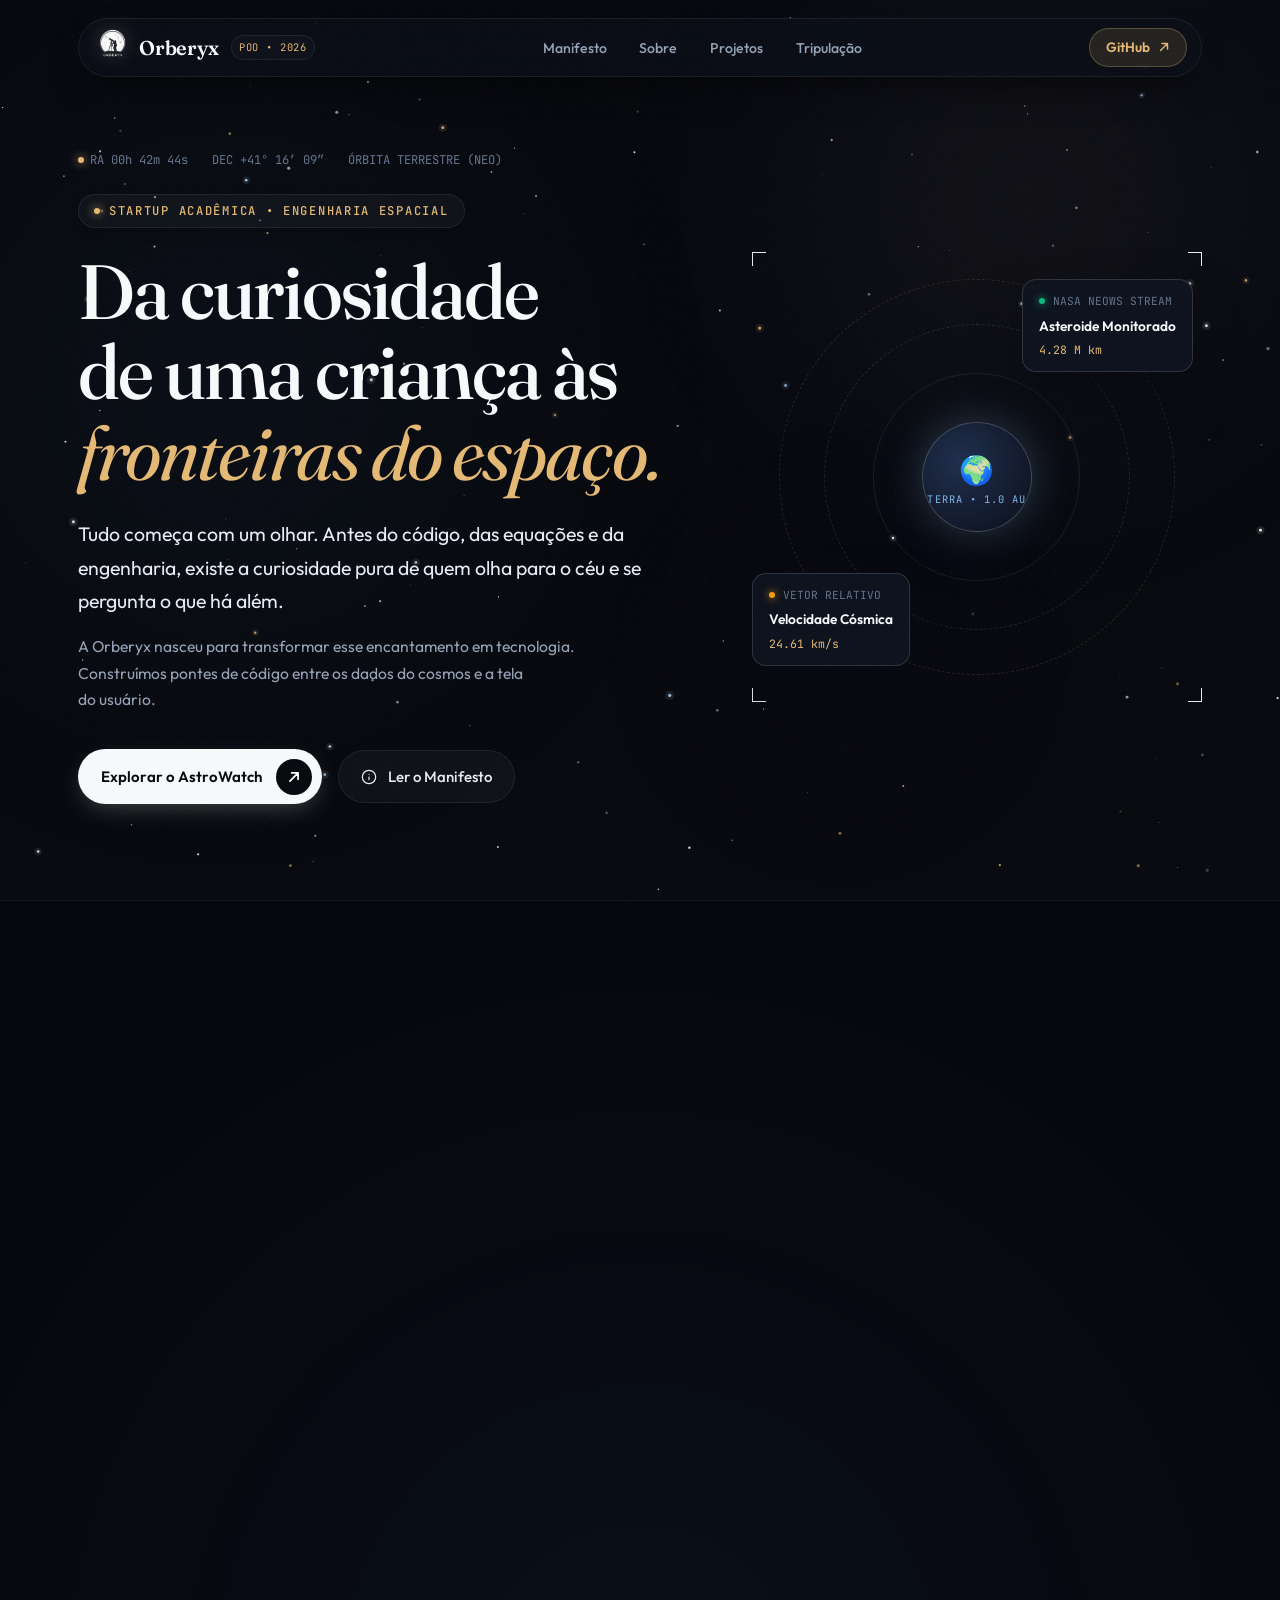
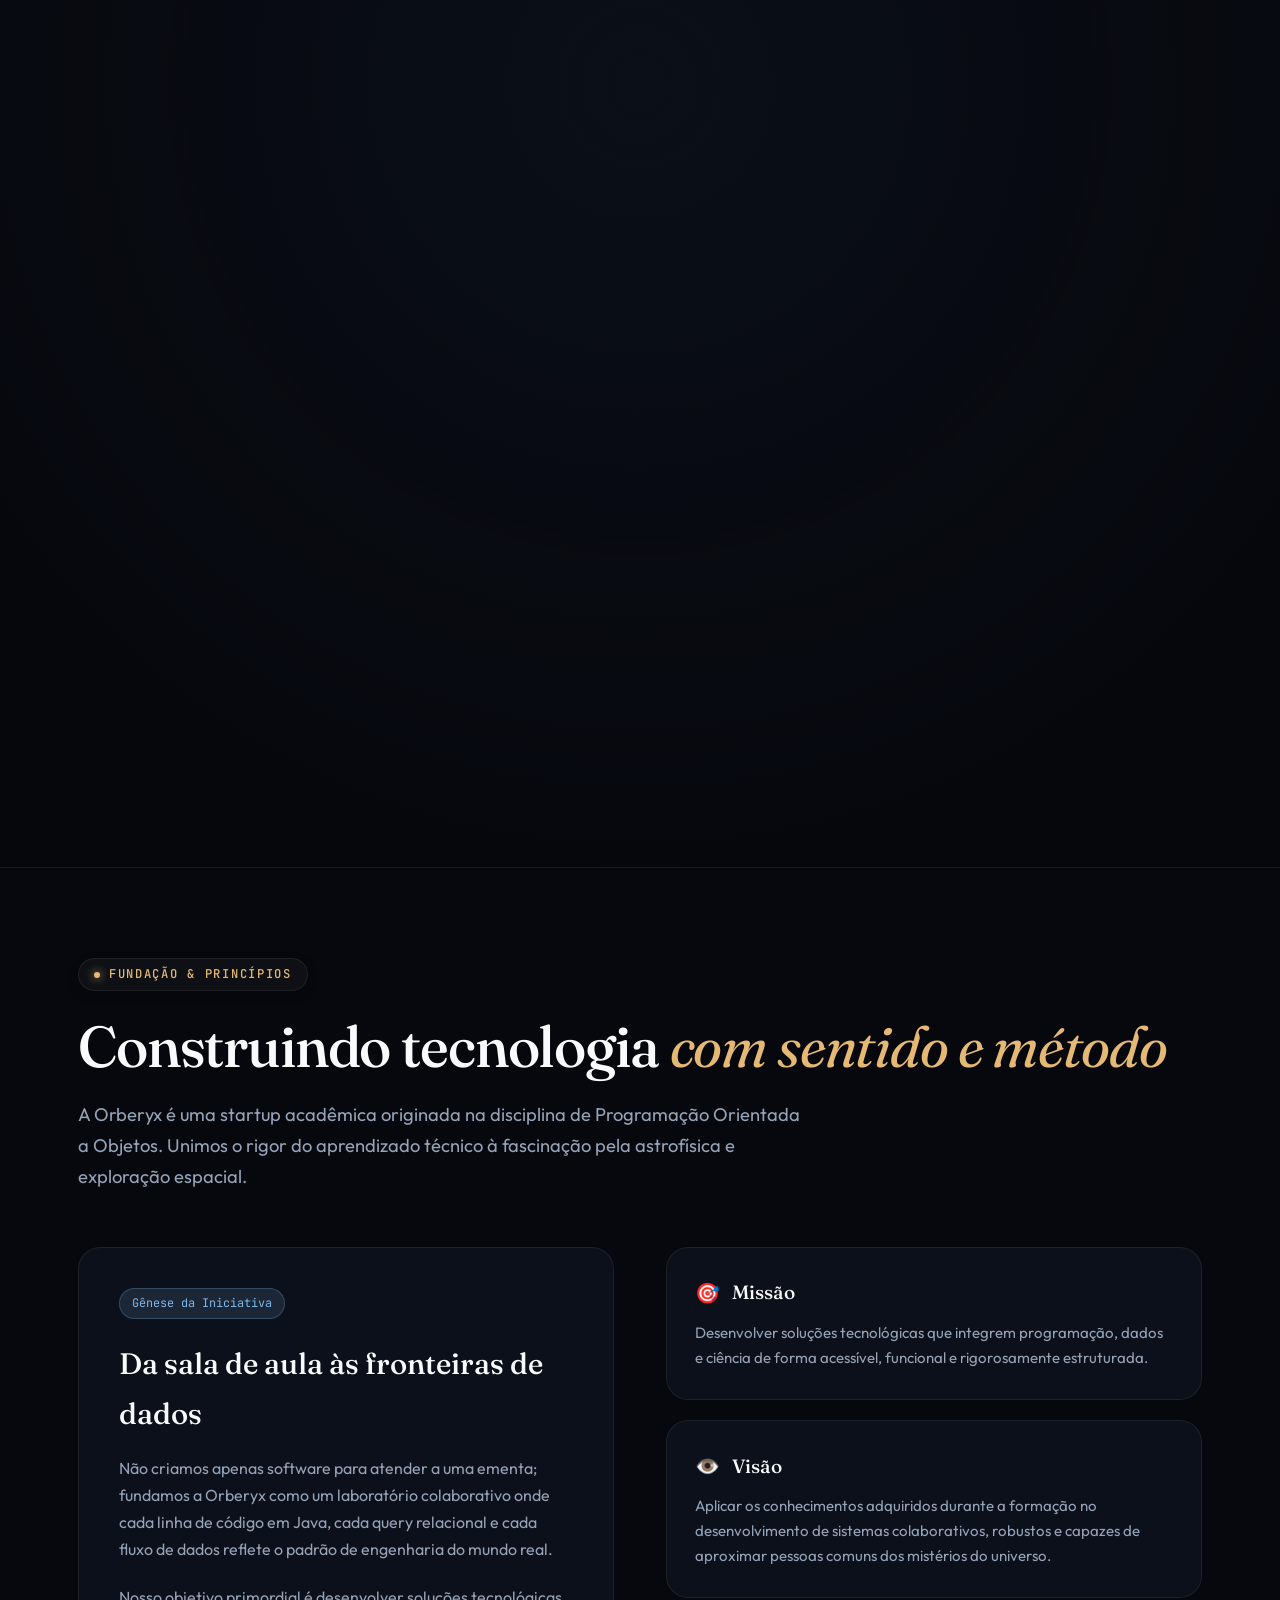
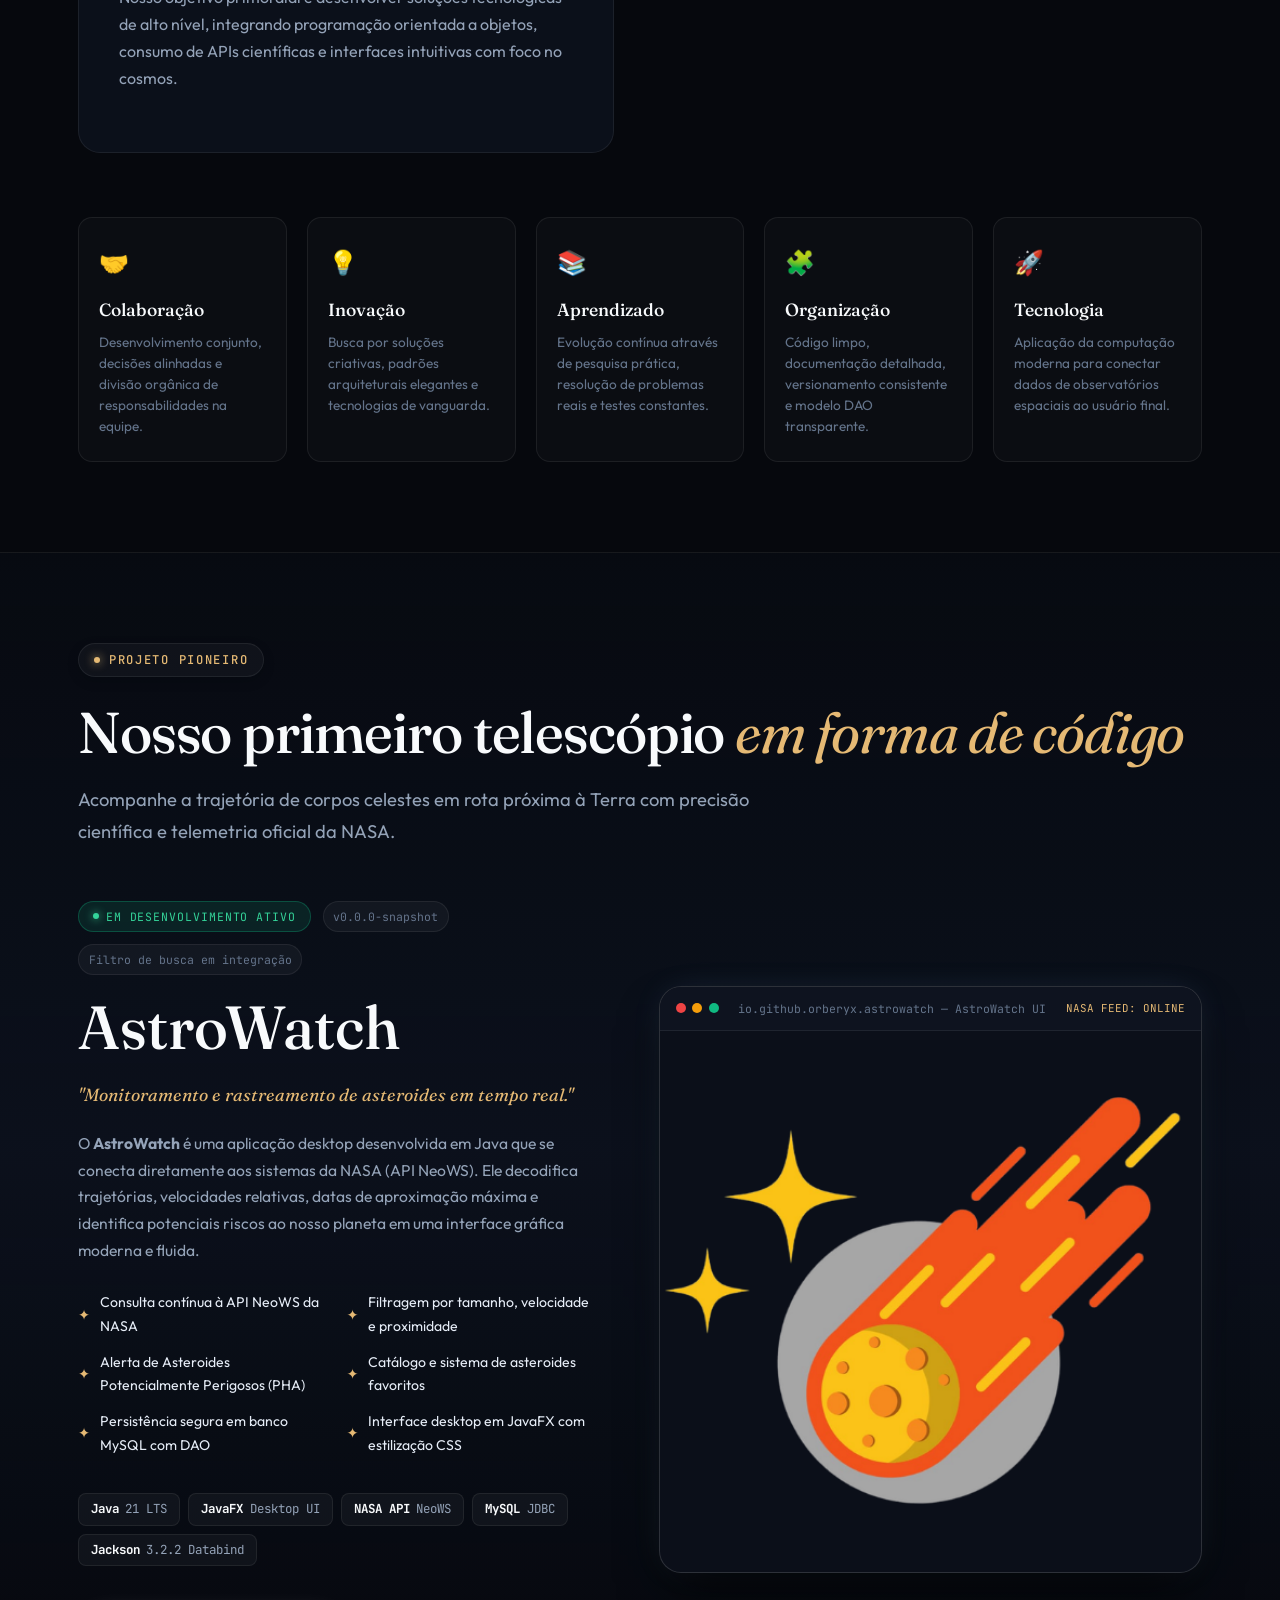
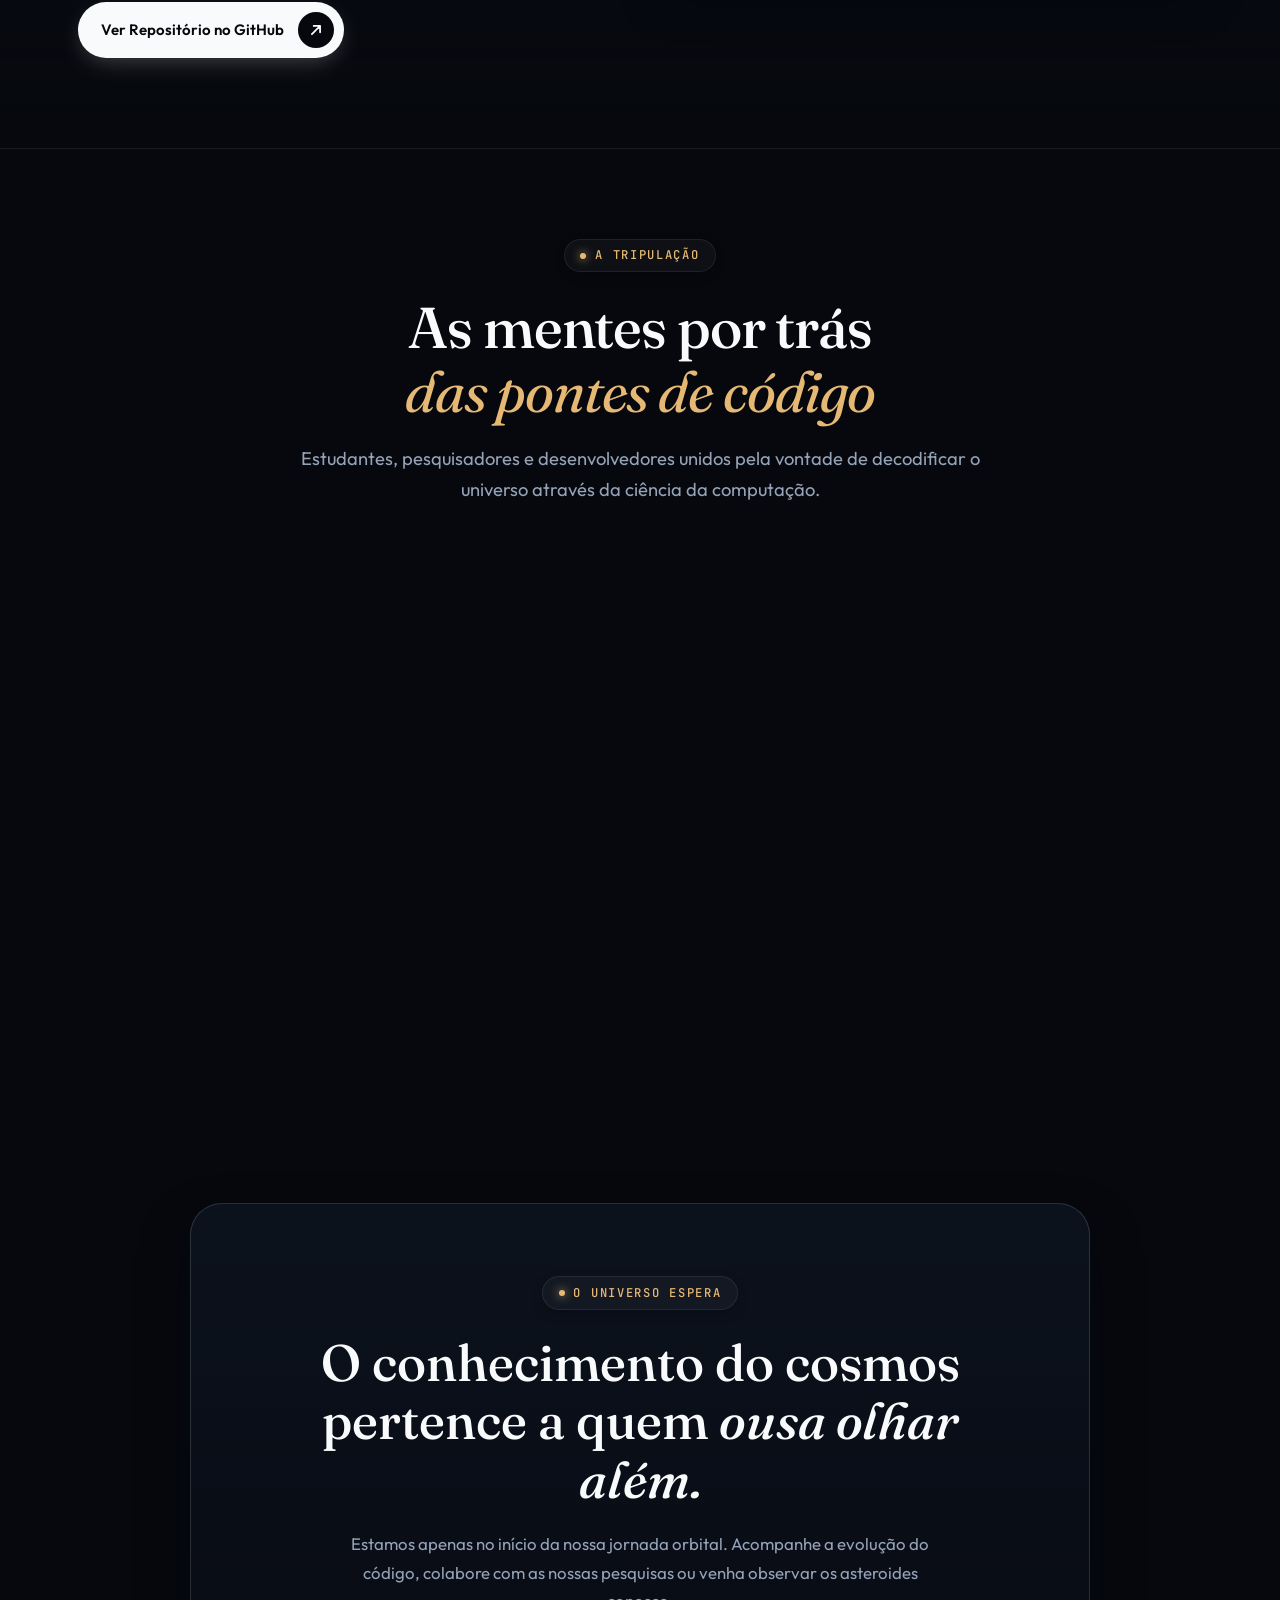
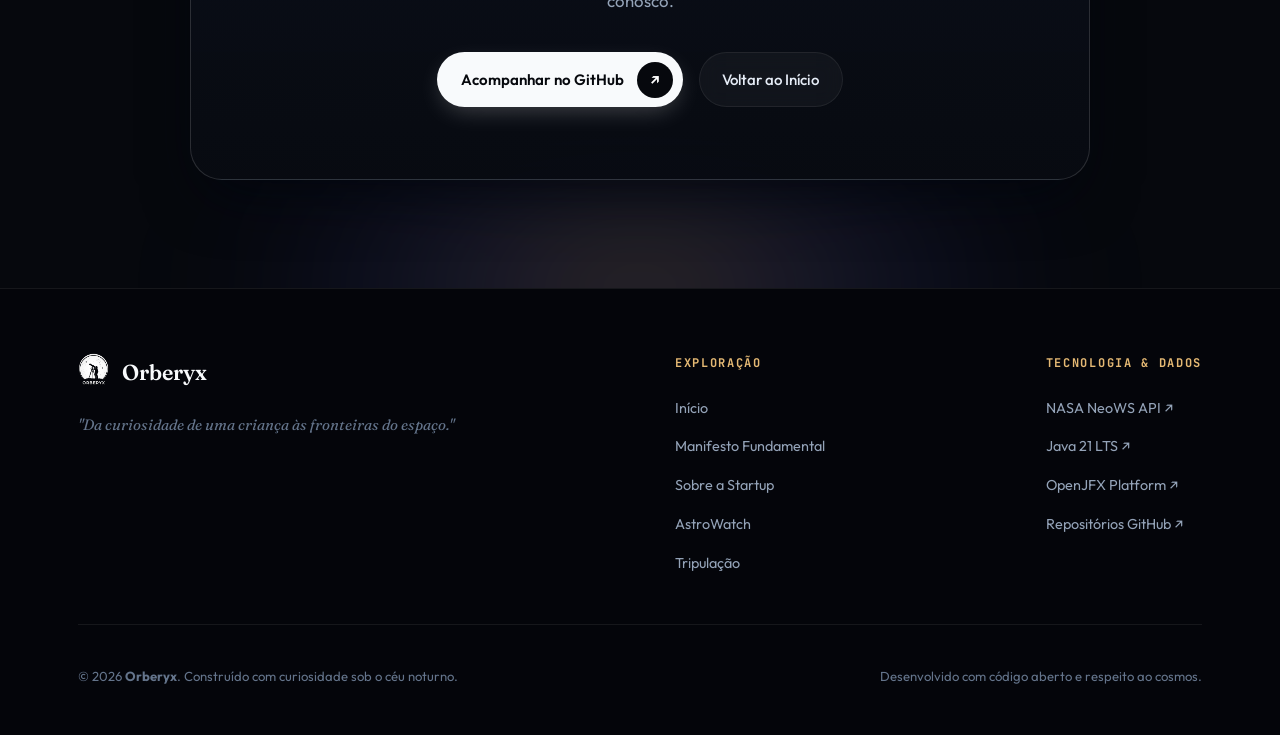
<file: index.html>
<!DOCTYPE html>
<html lang="pt-BR">
<head>
  <meta charset="UTF-8">
  <meta name="viewport" content="width=device-width, initial-scale=1.0">
  <title>Orberyx — Da curiosidade de uma criança às fronteiras do espaço</title>
  
  <meta name="description" content="A Orberyx transforma o encantamento infantil de olhar as estrelas em arquitetura de software, dados do cosmos e tecnologia aberta acessível.">
  <meta property="og:title" content="Orberyx — Da curiosidade de uma criança às fronteiras do espaço">
  <meta property="og:description" content="Construímos pontes de código entre os dados do cosmos e a tela do usuário.">
  <meta property="og:type" content="website">

  <!-- Favicon Celestial -->
  <link rel="icon" href="data:image/svg+xml,<svg xmlns='http://www.w3.org/2000/svg' viewBox='0 0 100 100'><rect width='100' height='100' rx='24' fill='%2306080d'/><circle cx='50' cy='50' r='28' fill='none' stroke='%23e5b974' stroke-width='4' stroke-dasharray='5 3'/><circle cx='50' cy='50' r='14' fill='%237eb7e8'/><circle cx='70' cy='32' r='4' fill='%23e5b974'/></svg>">

  <!-- Typography: Fraunces (Editorial Serif) + Outfit (Modern Sans) + JetBrains Mono (Astronomy Data) -->
  <link rel="preconnect" href="https://fonts.googleapis.com">
  <link rel="preconnect" href="https://fonts.gstatic.com" crossorigin>
  <link href="https://fonts.googleapis.com/css2?family=Fraunces:ital,opsz,wght@0,9..144,400..600;1,9..144,400..600&family=JetBrains+Mono:wght@400;500;600&family=Outfit:wght@300;400;500;600;700&display=swap" rel="stylesheet">

  <link rel="stylesheet" href="css/style.css">
</head>
<body>

  <!-- Acessibilidade -->
  <a class="skip-link" href="#conteudo">Pular para o conteúdo principal</a>

  <!-- Textura de Grão Analógico (Film Grain) -->
  <div class="grain-overlay" aria-hidden="true"></div>

  <!-- Céu Estelar Interativo (Canvas) -->
  <canvas id="star-canvas" aria-hidden="true"></canvas>

  <!-- Nebulosas e Brilhos Atmosféricos -->
  <div class="cosmic-nebula" aria-hidden="true">
    <div class="nebula-glow nebula-1"></div>
    <div class="nebula-glow nebula-2"></div>
    <div class="nebula-glow nebula-3"></div>
  </div>

  <!-- ========================================================================
       BARRA DE NAVEGAÇÃO FLUTUANTE (Floating Island)
       ======================================================================== -->
  <div class="header-nav-wrapper">
    <div class="container">
      <nav class="floating-nav" aria-label="Navegação principal">
        <a href="#inicio" class="brand-link" aria-label="Orberyx Página Inicial">
          <picture>
            <source srcset="assets/orberyx-white.svg" type="image/svg+xml">
            <img src="assets/orberyx-white.png" alt="Orberyx Logo" class="brand-logo-img">
          </picture>
          <span class="brand-title">Orberyx</span>
          <span class="brand-badge">POO • 2026</span>
        </a>

        <ul class="nav-links">
          <li><a href="#manifesto">Manifesto</a></li>
          <li><a href="#sobre">Sobre</a></li>
          <li><a href="#projetos">Projetos</a></li>
          <li><a href="#tripulacao">Tripulação</a></li>
        </ul>

        <div style="display: flex; align-items: center; gap: 0.5rem;">
          <a href="https://github.com/Orberyx/AstroWatch" target="_blank" rel="noopener noreferrer" class="nav-cta">
            <span>GitHub</span>
            <svg width="12" height="12" viewBox="0 0 12 12" fill="none" xmlns="http://www.w3.org/2000/svg">
              <path d="M2.5 9.5L9.5 2.5M9.5 2.5H4M9.5 2.5V8" stroke="currentColor" stroke-width="1.4" stroke-linecap="round" stroke-linejoin="round"/>
            </svg>
          </a>

          <button class="mobile-nav-toggle" aria-label="Abrir menu" aria-expanded="false">
            <svg width="22" height="22" viewBox="0 0 24 24" fill="none" stroke="currentColor" stroke-width="2" stroke-linecap="round">
              <line x1="4" y1="7" x2="20" y2="7"></line>
              <line x1="4" y1="12" x2="20" y2="12"></line>
              <line x1="4" y1="17" x2="20" y2="17"></line>
            </svg>
          </button>
        </div>
      </nav>
    </div>
  </div>

  <!-- Menu Mobile Expandido -->
  <div class="mobile-drawer" aria-hidden="true">
    <a href="#inicio">Início</a>
    <a href="#manifesto">Manifesto</a>
    <a href="#sobre">Sobre Nós</a>
    <a href="#projetos">AstroWatch</a>
    <a href="#tripulacao">Nossa Equipe</a>
    <a href="https://github.com/Orberyx" target="_blank" rel="noopener noreferrer" style="font-size: 1.1rem; color: var(--accent-gold);">GitHub da Organização ↗</a>
  </div>

  <main id="conteudo">

    <!-- ======================================================================
         HERO SECTION: "O Olhar e a Fronteira"
         ====================================================================== -->
    <header class="hero" id="inicio">
      <div class="container">
        <div class="hero-grid">
          
          <!-- Texto Principal -->
          <div class="hero-content reveal-on-scroll">
            <div class="telemetry-row">
              <div class="telemetry-item">
                <span class="eyebrow-pulsar"></span>
                <span class="font-mono">RA 00h 42m 44s</span>
              </div>
              <div class="telemetry-item">
                <span class="font-mono">DEC +41° 16′ 09″</span>
              </div>
              <div class="telemetry-item">
                <span class="font-mono">ÓRBITA TERRESTRE (NEO)</span>
              </div>
            </div>

            <div class="eyebrow-badge">
              <span class="eyebrow-pulsar"></span>
              Startup Acadêmica • Engenharia Espacial
            </div>

            <h1 class="hero-title">
              Da curiosidade de uma criança às <em>fronteiras do espaço.</em>
            </h1>

            <p class="hero-manifesto-lead">
              Tudo começa com um olhar. Antes do código, das equações e da engenharia, existe a curiosidade pura de quem olha para o céu e se pergunta o que há além.
            </p>

            <p class="hero-manifesto-sub">
              A Orberyx nasceu para transformar esse encantamento em tecnologia. Construímos pontes de código entre os dados do cosmos e a tela do usuário.
            </p>

            <div class="hero-cta-group">
              <a href="#projetos" class="btn-primary">
                <span>Explorar o AstroWatch</span>
                <span class="btn-icon-pill">
                  <svg width="14" height="14" viewBox="0 0 12 12" fill="none">
                    <path d="M2.5 9.5L9.5 2.5M9.5 2.5H4M9.5 2.5V8" stroke="currentColor" stroke-width="1.5" stroke-linecap="round" stroke-linejoin="round"/>
                  </svg>
                </span>
              </a>

              <a href="#manifesto" class="btn-secondary">
                <svg width="16" height="16" viewBox="0 0 24 24" fill="none" stroke="currentColor" stroke-width="1.8" stroke-linecap="round" stroke-linejoin="round">
                  <circle cx="12" cy="12" r="10"></circle>
                  <line x1="12" y1="16" x2="12" y2="12"></line>
                  <line x1="12" y1="8" x2="12.01" y2="8"></line>
                </svg>
                <span>Ler o Manifesto</span>
              </a>
            </div>
          </div>

          <!-- Representação Visual Cósmica / Observatório -->
          <div class="hero-visual-wrapper reveal-on-scroll">
            <div class="celestial-compass-card">
              <div class="reticle-corner rc-tl"></div>
              <div class="reticle-corner rc-tr"></div>
              <div class="reticle-corner rc-bl"></div>
              <div class="reticle-corner rc-br"></div>

              <!-- Anéis de Órbita Astronômica -->
              <div class="orbit-rings">
                <div class="orbit-ring r1"></div>
                <div class="orbit-ring r2"></div>
                <div class="orbit-ring r3"></div>
              </div>

              <!-- Centro: O Planeta & Observatório -->
              <div class="celestial-center">
                <div class="planet-icon">🌍</div>
                <div class="planet-label">Terra • 1.0 AU</div>
              </div>

              <!-- Chip Flutuante Superior: Telemetria Ativa -->
              <div class="floating-telemetry-chip chip-top">
                <div class="chip-header">
                  <span class="status-dot active"></span>
                  <span>NASA NeoWS Stream</span>
                </div>
                <div class="chip-body">Asteroide Monitorado</div>
                <div class="chip-metric" id="telemetry-distance">4.28 M km da Terra</div>
              </div>

              <!-- Chip Flutuante Inferior: Velocidade Orbital -->
              <div class="floating-telemetry-chip chip-bottom">
                <div class="chip-header">
                  <span class="status-dot warning"></span>
                  <span>Vetor Relativo</span>
                </div>
                <div class="chip-body">Velocidade Cósmica</div>
                <div class="chip-metric" id="telemetry-velocity">24.62 km/s</div>
              </div>
            </div>
          </div>

        </div>
      </div>
    </header>


    <!-- ======================================================================
         SEÇÃO: O MANIFESTO ORBERYX (Experiência Editorial Nobre)
         ====================================================================== -->
    <section class="manifesto-section" id="manifesto">
      <div class="container">
        
        <div class="manifesto-frame reveal-on-scroll">
          <div class="manifesto-quote-card">
            
            <div class="manifesto-eyebrow">
              <span class="manifesto-tag">Documento Fundamental nº 01</span>
              <span class="manifesto-date">2026 • Declaração de Propósito</span>
            </div>

            <blockquote class="manifesto-body">
              "Tudo começa com um olhar. Antes do código, das equações e da engenharia, existe a curiosidade pura de quem olha para o céu e se pergunta o que há além.
              <br><br>
              A <span class="highlight">Orberyx</span> nasceu para transformar esse encantamento em tecnologia. Construímos pontes de código entre os dados do cosmos e a tela do usuário, provando que o conhecimento do universo <span class="highlight">não pertence apenas aos laboratórios</span>, mas a qualquer mente curiosa com um telescópio, ou um computador."
            </blockquote>

            <div class="manifesto-footer">
              <div class="manifesto-sign-author">
                <div class="author-symbol">Ω</div>
                <div class="author-text">
                  <h4>Equipe Orberyx</h4>
                  <p>Iniciativa POO • Programação & Ciência</p>
                </div>
              </div>

              <div class="manifesto-creed-badge">
                "Do olhar à tela: o cosmos em código"
              </div>
            </div>

          </div>

          <!-- As Três Pontes do Manifesto -->
          <div class="manifesto-pillars-grid">
            <div class="pillar-card">
              <div class="pillar-number">01</div>
              <h3 class="pillar-title">O Encantamento</h3>
              <p class="pillar-desc">
                A mesma faísca de quando uma criança ergue os olhos para a abóbada celeste e questiona o infinito. Essa inquietação é a matéria-prima de tudo o que projetamos.
              </p>
            </div>

            <div class="pillar-card">
              <div class="pillar-number">02</div>
              <h3 class="pillar-title">A Ponte de Código</h3>
              <p class="pillar-desc">
                Transformar telemetrias brutas, APIs orbitais da NASA e algoritmos rigorosos em arquitetura limpa, persistente e compreensível em Java.
              </p>
            </div>

            <div class="pillar-card">
              <div class="pillar-number">03</div>
              <h3 class="pillar-title">A Tela Acessível</h3>
              <p class="pillar-desc">
                Tirar a astronomia do hermetismo acadêmico. Colocar a trajetória de asteroides e o pulso do universo diretamente diante de qualquer observador.
              </p>
            </div>
          </div>

        </div>

      </div>
    </section>


    <!-- ======================================================================
         SEÇÃO: SOBRE A ORGANIZAÇÃO & VALORES
         ====================================================================== -->
    <section id="sobre">
      <div class="container">
        
        <div class="section-header">
          <div class="eyebrow-badge">
            <span class="eyebrow-pulsar"></span>
            Fundação & Princípios
          </div>
          <h2 class="section-title">Construindo tecnologia <em>com sentido e método</em></h2>
          <p class="section-desc">
            A Orberyx é uma startup acadêmica originada na disciplina de Programação Orientada a Objetos. Unimos o rigor do aprendizado técnico à fascinação pela astrofísica e exploração espacial.
          </p>
        </div>

        <div class="about-grid reveal-on-scroll">
          
          <!-- Box de Origem -->
          <div class="about-origin-box">
            <span class="origin-badge">Gênese da Iniciativa</span>
            <h3>Da sala de aula às fronteiras de dados</h3>
            <p>
              Não criamos apenas software para atender a uma ementa; fundamos a Orberyx como um laboratório colaborativo onde cada linha de código em Java, cada query relacional e cada fluxo de dados reflete o padrão de engenharia do mundo real.
            </p>
            <p>
              Nosso objetivo primordial é desenvolver soluções tecnológicas de alto nível, integrando programação orientada a objetos, consumo de APIs científicas e interfaces intuitivas com foco no cosmos.
            </p>
          </div>

          <!-- Missão & Visão -->
          <div class="mission-vision-grid">
            <div class="mv-card">
              <div class="mv-header">
                <span class="mv-icon">🎯</span>
                <h4>Missão</h4>
              </div>
              <p>
                Desenvolver soluções tecnológicas que integrem programação, dados e ciência de forma acessível, funcional e rigorosamente estruturada.
              </p>
            </div>

            <div class="mv-card">
              <div class="mv-header">
                <span class="mv-icon">👁️</span>
                <h4>Visão</h4>
              </div>
              <p>
                Aplicar os conhecimentos adquiridos durante a formação no desenvolvimento de sistemas colaborativos, robustos e capazes de aproximar pessoas comuns dos mistérios do universo.
              </p>
            </div>
          </div>

        </div>

        <!-- Bento Grid: Os 5 Valores -->
        <div class="values-bento reveal-on-scroll">
          <div class="value-pill-card">
            <span class="value-symbol">🤝</span>
            <h5>Colaboração</h5>
            <p>Desenvolvimento conjunto, decisões alinhadas e divisão orgânica de responsabilidades na equipe.</p>
          </div>

          <div class="value-pill-card">
            <span class="value-symbol">💡</span>
            <h5>Inovação</h5>
            <p>Busca por soluções criativas, padrões arquiteturais elegantes e tecnologias de vanguarda.</p>
          </div>

          <div class="value-pill-card">
            <span class="value-symbol">📚</span>
            <h5>Aprendizado</h5>
            <p>Evolução contínua através de pesquisa prática, resolução de problemas reais e testes constantes.</p>
          </div>

          <div class="value-pill-card">
            <span class="value-symbol">🧩</span>
            <h5>Organização</h5>
            <p>Código limpo, documentação detalhada, versionamento consistente e modelo DAO transparente.</p>
          </div>

          <div class="value-pill-card">
            <span class="value-symbol">🚀</span>
            <h5>Tecnologia</h5>
            <p>Aplicação da computação moderna para conectar dados de observatórios espaciais ao usuário final.</p>
          </div>
        </div>

      </div>
    </section>


    <!-- ======================================================================
         SEÇÃO: PROJETO EM FOCO — ASTROWATCH
         ====================================================================== -->
    <section class="project-spotlight" id="projetos">
      <div class="container">
        
        <div class="section-header">
          <div class="eyebrow-badge">
            <span class="eyebrow-pulsar"></span>
            Projeto Pioneiro
          </div>
          <h2 class="section-title">Nosso primeiro telescópio <em>em forma de código</em></h2>
          <p class="section-desc">
            Acompanhe a trajetória de corpos celestes em rota próxima à Terra com precisão científica e telemetria oficial da NASA.
          </p>
        </div>

        <div class="project-showcase-card reveal-on-scroll">
          
          <!-- Detalhes do Projeto -->
          <div class="project-details">
            <div class="project-meta-strip">
              <span class="status-badge">
                <span class="status-pulsar-green"></span>
                Em Desenvolvimento Ativo
              </span>
              <span class="version-tag">v0.0.0-snapshot</span>
              <span class="version-tag">Filtro de busca em integração</span>
            </div>

            <h3 class="project-name">AstroWatch</h3>
            <p class="project-tagline">"Monitoramento e rastreamento de asteroides em tempo real."</p>

            <p class="project-desc">
              O <strong>AstroWatch</strong> é uma aplicação desktop desenvolvida em Java que se conecta diretamente aos sistemas da NASA (API NeoWS). Ele decodifica trajetórias, velocidades relativas, datas de aproximação máxima e identifica potenciais riscos ao nosso planeta em uma interface gráfica moderna e fluida.
            </p>

            <!-- Lista de Funcionalidades -->
            <ul class="project-features-list">
              <li>
                <span class="feature-bullet">✦</span>
                <span>Consulta contínua à API NeoWS da NASA</span>
              </li>
              <li>
                <span class="feature-bullet">✦</span>
                <span>Filtragem por tamanho, velocidade e proximidade</span>
              </li>
              <li>
                <span class="feature-bullet">✦</span>
                <span>Alerta de Asteroides Potencialmente Perigosos (PHA)</span>
              </li>
              <li>
                <span class="feature-bullet">✦</span>
                <span>Catálogo e sistema de asteroides favoritos</span>
              </li>
              <li>
                <span class="feature-bullet">✦</span>
                <span>Persistência segura em banco MySQL com DAO</span>
              </li>
              <li>
                <span class="feature-bullet">✦</span>
                <span>Interface desktop em JavaFX com estilização CSS</span>
              </li>
            </ul>

            <!-- Stack Tecnológica -->
            <div class="tech-stack-row">
              <span class="tech-badge"><strong>Java</strong> 21 LTS</span>
              <span class="tech-badge"><strong>JavaFX</strong> Desktop UI</span>
              <span class="tech-badge"><strong>NASA API</strong> NeoWS</span>
              <span class="tech-badge"><strong>MySQL</strong> JDBC</span>
              <span class="tech-badge"><strong>Jackson</strong> 3.2.2 Databind</span>
            </div>

            <div>
              <a href="https://github.com/Orberyx/AstroWatch" target="_blank" rel="noopener noreferrer" class="btn-primary">
                <span>Ver Repositório no GitHub</span>
                <span class="btn-icon-pill">
                  <svg width="14" height="14" viewBox="0 0 12 12" fill="none">
                    <path d="M2.5 9.5L9.5 2.5M9.5 2.5H4M9.5 2.5V8" stroke="currentColor" stroke-width="1.5" stroke-linecap="round" stroke-linejoin="round"/>
                  </svg>
                </span>
              </a>
            </div>
          </div>

          <!-- Visualização do AstroWatch (Double-Bezel & Mockup) -->
          <div class="project-media-frame">
            <div class="media-window">
              <div class="window-header">
                <div class="window-dots">
                  <span class="dot-red"></span>
                  <span class="dot-yellow"></span>
                  <span class="dot-green"></span>
                </div>
                <div class="window-title">io.github.orberyx.astrowatch — AstroWatch UI</div>
                <div class="window-status">NASA FEED: ONLINE</div>
              </div>
              <img src="assets/astrowatch.png" alt="Interface do sistema AstroWatch exibindo dados de asteroides e órbita" class="project-img">
            </div>
          </div>

        </div>

      </div>
    </section>


    <!-- ======================================================================
         SEÇÃO: A TRIPULAÇÃO (EQUIPE)
         ====================================================================== -->
    <section id="tripulacao">
      <div class="container">
        
        <div class="section-header center">
          <div class="eyebrow-badge">
            <span class="eyebrow-pulsar"></span>
            A Tripulação
          </div>
          <h2 class="section-title">As mentes por trás <em>das pontes de código</em></h2>
          <p class="section-desc">
            Estudantes, pesquisadores e desenvolvedores unidos pela vontade de decodificar o universo através da ciência da computação.
          </p>
        </div>

        <div class="crew-grid reveal-on-scroll">

          <!-- Wendel -->
          <article class="crew-card">
            <div class="crew-avatar-wrapper">
              <div class="crew-avatar-ring"></div>
              <img src="assets/team/wendel.jpeg" alt="Foto de Wendel" class="crew-avatar" loading="lazy">
            </div>
            <h3 class="crew-name">Wendel</h3>
            <span class="crew-role-badge">API NASA & Integrações</span>
            <p class="crew-responsibility">
              Comunicação com a NASA NeoWS API, requisições HTTP assíncronas, serialização JSON e pipeline de dados externos.
            </p>
            <a href="https://github.com/wndelix" target="_blank" rel="noopener noreferrer" class="crew-github-link">
              <span>@wndelix</span> ↗
            </a>
          </article>

          <!-- Renan -->
          <article class="crew-card">
            <div class="crew-avatar-wrapper">
              <div class="crew-avatar-ring"></div>
              <img src="assets/team/renan.jpg" alt="Foto de Renan" class="crew-avatar" loading="lazy">
            </div>
            <h3 class="crew-name">Renan</h3>
            <span class="crew-role-badge">Banco de Dados & DAO</span>
            <p class="crew-responsibility">
              Modelagem relacional, persistência com JDBC, camada DAO, integridade referencial e estrutura de entidades.
            </p>
            <a href="https://github.com/renancardoso09-maker" target="_blank" rel="noopener noreferrer" class="crew-github-link">
              <span>@renancardoso09-maker</span> ↗
            </a>
          </article>

          <!-- Nívea -->
          <article class="crew-card">
            <div class="crew-avatar-wrapper">
              <div class="crew-avatar-ring"></div>
              <img src="assets/team/nivea.jpeg" alt="Foto de Nívea" class="crew-avatar" loading="lazy">
            </div>
            <h3 class="crew-name">Nívea</h3>
            <span class="crew-role-badge">Interface & JavaFX</span>
            <p class="crew-responsibility">
              Concepção e construção da interface visual em JavaFX, arquivos FXML, folhas de estilo CSS e experiência do usuário.
            </p>
            <a href="https://github.com/niveamaria11-dev" target="_blank" rel="noopener noreferrer" class="crew-github-link">
              <span>@niveamaria11-dev</span> ↗
            </a>
          </article>

          <!-- Adriel -->
          <article class="crew-card">
            <div class="crew-avatar-wrapper">
              <div class="crew-avatar-ring"></div>
              <img src="assets/team/adriel.jpeg" alt="Foto de Adriel" class="crew-avatar" loading="lazy">
            </div>
            <h3 class="crew-name">Adriel</h3>
            <span class="crew-role-badge">Filtros & Processamento</span>
            <p class="crew-responsibility">
              Algoritmos de classificação, filtragem paramétrica de asteroides e ordenação por diâmetro, velocidade e perigo potencial.
            </p>
            <a href="https://github.com/Adriel12179" target="_blank" rel="noopener noreferrer" class="crew-github-link">
              <span>@Adriel12179</span> ↗
            </a>
          </article>

          <!-- Mayrllon -->
          <article class="crew-card">
            <div class="crew-avatar-wrapper">
              <div class="crew-avatar-ring"></div>
              <img src="assets/team/mayrllon.jpg" alt="Foto de Mayrllon" class="crew-avatar" loading="lazy">
            </div>
            <h3 class="crew-name">Mayrllon</h3>
            <span class="crew-role-badge">Autenticação & Favoritos</span>
            <p class="crew-responsibility">
              Mecanismos de autenticação, controle de sessões de usuário e gerenciamento do catálogo de asteroides favoritos.
            </p>
            <a href="https://github.com/Mayrllon14" target="_blank" rel="noopener noreferrer" class="crew-github-link">
              <span>@Mayrllon14</span> ↗
            </a>
          </article>

        </div>

      </div>
    </section>


    <!-- ======================================================================
         SEÇÃO HORIZONTE: CONVITE AO COSMOS
         ====================================================================== -->
    <section class="horizon-section">
      <div class="horizon-glow"></div>
      <div class="container">
        
        <div class="horizon-box reveal-on-scroll">
          <div class="eyebrow-badge">
            <span class="eyebrow-pulsar"></span>
            O Universo Espera
          </div>
          <h2>O conhecimento do cosmos pertence a quem <em>ousa olhar além.</em></h2>
          <p>
            Estamos apenas no início da nossa jornada orbital. Acompanhe a evolução do código, colabore com as nossas pesquisas ou venha observar os asteroides conosco.
          </p>

          <div style="display: flex; justify-content: center; gap: 1rem; flex-wrap: wrap;">
            <a href="https://github.com/Orberyx" target="_blank" rel="noopener noreferrer" class="btn-primary">
              <span>Acompanhar no GitHub</span>
              <span class="btn-icon-pill">↗</span>
            </a>
            <a href="#inicio" class="btn-secondary">
              <span>Voltar ao Início</span>
            </a>
          </div>
        </div>

      </div>
    </section>

  </main>


  <!-- ========================================================================
       RODAPÉ ORBERYX
       ======================================================================== -->
  <footer>
    <div class="container">
      
      <div class="footer-top">
        
        <div class="footer-brand">
          <a href="#inicio" class="footer-logo">
            <picture>
              <source srcset="assets/orberyx-white.svg" type="image/svg+xml">
              <img src="assets/orberyx-white.png" alt="Orberyx Logo" class="footer-logo-img">
            </picture>
            <span class="footer-logo-text">Orberyx</span>
          </a>
          <p class="footer-motto">
            "Da curiosidade de uma criança às fronteiras do espaço."
          </p>
        </div>

        <div class="footer-links-col">
          <h6>Exploração</h6>
          <ul>
            <li><a href="#inicio">Início</a></li>
            <li><a href="#manifesto">Manifesto Fundamental</a></li>
            <li><a href="#sobre">Sobre a Startup</a></li>
            <li><a href="#projetos">AstroWatch</a></li>
            <li><a href="#tripulacao">Tripulação</a></li>
          </ul>
        </div>

        <div class="footer-links-col">
          <h6>Tecnologia & Dados</h6>
          <ul>
            <li><a href="https://api.nasa.gov/" target="_blank" rel="noopener noreferrer">NASA NeoWS API ↗</a></li>
            <li><a href="https://openjdk.org/projects/jdk/21/" target="_blank" rel="noopener noreferrer">Java 21 LTS ↗</a></li>
            <li><a href="https://openjfx.io/" target="_blank" rel="noopener noreferrer">OpenJFX Platform ↗</a></li>
            <li><a href="https://github.com/Orberyx" target="_blank" rel="noopener noreferrer">Repositórios GitHub ↗</a></li>
          </ul>
        </div>

      </div>

      <div class="footer-bottom">
        <div class="footer-creds">
          © 2026 <strong>Orberyx</strong>. Construído com curiosidade sob o céu noturno.
        </div>
        <div class="footer-sign">
          Desenvolvido com <span>código aberto</span> e respeito ao cosmos.
        </div>
      </div>

    </div>
  </footer>

  <script src="js/main.js"></script>
</body>
</html>
</file>
<file: css/style.css>
/* ==========================================================================
   ORBERYX — Design System & Stylesheet
   "Da curiosidade de uma criança às fronteiras do espaço"
   ========================================================================== */

/* ---------- Fonts & Custom Properties ---------- */
:root {
  /* Cosmic Dark Palette */
  --bg-cosmos: #06080d;
  --bg-void: #090d15;
  --bg-card: rgba(14, 20, 32, 0.72);
  --bg-card-hover: rgba(20, 29, 46, 0.85);
  --bg-card-subtle: rgba(255, 255, 255, 0.025);
  
  /* Celestial Inks */
  --ink-pure: #f8fafc;
  --ink-primary: #e6edf7;
  --ink-secondary: #94a3b8;
  --ink-muted: #64748b;
  --ink-faint: #334155;

  /* Stellar Accents */
  --accent-gold: #e5b974;
  --accent-gold-soft: rgba(229, 185, 116, 0.16);
  --accent-gold-glow: rgba(229, 185, 116, 0.35);
  
  --accent-cyan: #7eb7e8;
  --accent-cyan-soft: rgba(126, 183, 232, 0.14);
  --accent-cyan-glow: rgba(126, 183, 232, 0.32);

  --accent-hazard: #f59e0b;

  /* Hairlines & Borders */
  --border-subtle: rgba(255, 255, 255, 0.07);
  --border-medium: rgba(255, 255, 255, 0.14);
  --border-stellar: rgba(229, 185, 116, 0.3);

  /* Geometry */
  --radius-sm: 8px;
  --radius-md: 14px;
  --radius-lg: 22px;
  --radius-xl: 32px;
  --radius-full: 9999px;

  /* Elevation */
  --shadow-subtle: 0 10px 30px -10px rgba(0, 0, 0, 0.6);
  --shadow-deep: 0 25px 60px -15px rgba(2, 6, 14, 0.85);
  --shadow-stellar: 0 0 40px -10px rgba(229, 185, 116, 0.18);

  /* Transitions & Mass Physics */
  --ease-elastic: cubic-bezier(0.22, 1, 0.36, 1);
  --ease-smooth: cubic-bezier(0.16, 1, 0.3, 1);
  --duration-fast: 0.25s;
  --duration-normal: 0.45s;
  --duration-slow: 0.8s;
}

/* ---------- Reset & Base ---------- */
*, *::before, *::after {
  margin: 0;
  padding: 0;
  box-sizing: border-box;
}

html {
  scroll-behavior: smooth;
  color-scheme: dark;
}

body {
  font-family: "Outfit", system-ui, -apple-system, BlinkMacSystemFont, "Segoe UI", Roboto, sans-serif;
  background-color: var(--bg-cosmos);
  color: var(--ink-primary);
  line-height: 1.68;
  -webkit-font-smoothing: antialiased;
  -moz-osx-font-smoothing: grayscale;
  overflow-x: hidden;
  position: relative;
  min-height: 100vh;
}

/* Film Grain Texture */
.grain-overlay {
  position: fixed;
  inset: 0;
  pointer-events: none;
  opacity: 0.038;
  z-index: 100;
  background-image: url("data:image/svg+xml,%3Csvg xmlns='http://www.w3.org/2000/svg' width='160' height='160'%3E%3Cfilter id='noiseFilter'%3E%3CfeTurbulence type='fractalNoise' baseFrequency='0.8' numOctaves='3' stitchTiles='stitch'/%3E%3C/filter%3E%3Crect width='100%25' height='100%25' filter='url(%23noiseFilter)'/%3E%3C/svg%3E");
}

/* Starfield Canvas Background */
#star-canvas {
  position: fixed;
  inset: 0;
  width: 100%;
  height: 100%;
  pointer-events: none;
  z-index: 0;
}

/* Glowing Ambient Nebulae */
.cosmic-nebula {
  position: fixed;
  inset: 0;
  pointer-events: none;
  z-index: 0;
  overflow: hidden;
}

.nebula-glow {
  position: absolute;
  border-radius: 50%;
  filter: blur(100px);
  opacity: 0.16;
  pointer-events: none;
  will-change: transform;
}

.nebula-1 {
  width: 700px;
  height: 700px;
  top: -150px;
  right: -100px;
  background: radial-gradient(circle, rgba(229, 185, 116, 0.45) 0%, rgba(99, 102, 241, 0.2) 50%, transparent 70%);
}

.nebula-2 {
  width: 850px;
  height: 850px;
  bottom: 10%;
  left: -200px;
  background: radial-gradient(circle, rgba(78, 123, 181, 0.4) 0%, rgba(45, 60, 95, 0.25) 50%, transparent 70%);
}

.nebula-3 {
  width: 500px;
  height: 500px;
  top: 45%;
  right: 15%;
  background: radial-gradient(circle, rgba(168, 85, 247, 0.18) 0%, transparent 70%);
}

/* Accessibility Skip Link */
.skip-link {
  position: absolute;
  top: -100px;
  left: 1.5rem;
  background: var(--accent-gold);
  color: #000;
  padding: 0.75rem 1.25rem;
  border-radius: var(--radius-sm);
  font-weight: 600;
  z-index: 1000;
  transition: top var(--duration-fast) ease;
  text-decoration: none;
}

.skip-link:focus {
  top: 1.5rem;
  outline: 2px solid #fff;
}

/* Layout Container */
.container {
  max-width: 1220px;
  margin-inline: auto;
  padding-inline: clamp(1.25rem, 4vw, 3rem);
  position: relative;
  z-index: 1;
}

/* Typography Presets */
.font-serif {
  font-family: "Fraunces", Georgia, serif;
}

.font-mono {
  font-family: "JetBrains Mono", ui-monospace, SFMono-Regular, Menlo, Monaco, Consolas, monospace;
}

/* Section Spacing & Rhythm */
section {
  padding-block: clamp(5rem, 10vh, 8.5rem);
  position: relative;
  z-index: 1;
}

/* ---------- Header & Floating Nav ---------- */
.header-nav-wrapper {
  position: fixed;
  top: 0;
  left: 0;
  right: 0;
  z-index: 90;
  padding-top: clamp(0.75rem, 2vh, 1.5rem);
  transition: transform var(--duration-normal) var(--ease-smooth);
}

.header-nav-wrapper.scrolled {
  padding-top: 0.5rem;
}

.floating-nav {
  display: flex;
  align-items: center;
  justify-content: space-between;
  padding: 0.55rem 0.85rem 0.55rem 1.25rem;
  background: rgba(10, 14, 23, 0.78);
  border: 1px solid var(--border-subtle);
  border-radius: var(--radius-full);
  backdrop-filter: blur(18px);
  -webkit-backdrop-filter: blur(18px);
  box-shadow: 0 16px 36px -12px rgba(0, 0, 0, 0.7);
  transition: border-color var(--duration-fast) ease, background var(--duration-fast) ease;
}

.floating-nav:hover {
  border-color: var(--border-medium);
}

.brand-link {
  display: flex;
  align-items: center;
  gap: 0.75rem;
  text-decoration: none;
  color: var(--ink-pure);
}

.brand-logo-img {
  height: 28px;
  width: auto;
  object-fit: contain;
  filter: drop-shadow(0 0 10px rgba(255, 255, 255, 0.2));
}

.brand-title {
  font-family: "Fraunces", serif;
  font-size: 1.25rem;
  font-weight: 600;
  letter-spacing: -0.01em;
  color: var(--ink-pure);
}

.brand-badge {
  font-size: 0.65rem;
  font-family: "JetBrains Mono", monospace;
  background: var(--bg-card-subtle);
  border: 1px solid var(--border-subtle);
  padding: 0.15rem 0.45rem;
  border-radius: var(--radius-full);
  color: var(--accent-gold);
  letter-spacing: 0.08em;
  text-transform: uppercase;
}

.nav-links {
  display: flex;
  align-items: center;
  list-style: none;
  gap: 0.25rem;
}

.nav-links a {
  text-decoration: none;
  color: var(--ink-secondary);
  font-size: 0.88rem;
  font-weight: 500;
  padding: 0.45rem 0.9rem;
  border-radius: var(--radius-full);
  transition: color var(--duration-fast) ease, background var(--duration-fast) ease;
}

.nav-links a:hover,
.nav-links a.active {
  color: var(--ink-pure);
  background: rgba(255, 255, 255, 0.05);
}

.nav-cta {
  display: inline-flex;
  align-items: center;
  gap: 0.5rem;
  background: rgba(229, 185, 116, 0.12);
  border: 1px solid rgba(229, 185, 116, 0.28);
  color: var(--accent-gold);
  padding: 0.45rem 1rem;
  border-radius: var(--radius-full);
  font-size: 0.85rem;
  font-weight: 600;
  text-decoration: none;
  transition: all var(--duration-fast) var(--ease-elastic);
}

.nav-cta:hover {
  background: var(--accent-gold);
  color: #06080d;
  transform: translateY(-1px);
  box-shadow: 0 4px 16px rgba(229, 185, 116, 0.25);
}

/* Mobile Nav Toggle */
.mobile-nav-toggle {
  display: none;
  background: transparent;
  border: none;
  color: var(--ink-pure);
  cursor: pointer;
  padding: 0.5rem;
  border-radius: var(--radius-sm);
}

.mobile-nav-toggle svg {
  display: block;
}

/* Mobile Navigation Drawer */
.mobile-drawer {
  position: fixed;
  inset: 0;
  background: rgba(6, 8, 13, 0.94);
  backdrop-filter: blur(24px);
  -webkit-backdrop-filter: blur(24px);
  z-index: 85;
  display: flex;
  flex-direction: column;
  justify-content: center;
  align-items: center;
  gap: 1.5rem;
  opacity: 0;
  pointer-events: none;
  transition: opacity var(--duration-normal) var(--ease-smooth);
}

.mobile-drawer.open {
  opacity: 1;
  pointer-events: auto;
}

.mobile-drawer a {
  color: var(--ink-primary);
  font-size: 1.5rem;
  font-family: "Fraunces", serif;
  text-decoration: none;
  transition: color var(--duration-fast) ease;
}

.mobile-drawer a:hover {
  color: var(--accent-gold);
}

/* ---------- Eyebrow Badges ---------- */
.eyebrow-badge {
  display: inline-flex;
  align-items: center;
  gap: 0.55rem;
  padding: 0.35rem 0.95rem;
  border-radius: var(--radius-full);
  background: rgba(255, 255, 255, 0.035);
  border: 1px solid var(--border-subtle);
  font-size: 0.76rem;
  font-family: "JetBrains Mono", monospace;
  font-weight: 500;
  color: var(--accent-gold);
  letter-spacing: 0.14em;
  text-transform: uppercase;
  margin-bottom: 1.5rem;
  box-shadow: 0 4px 12px rgba(0, 0, 0, 0.2);
}

.eyebrow-pulsar {
  width: 6px;
  height: 6px;
  border-radius: 50%;
  background: var(--accent-gold);
  box-shadow: 0 0 10px var(--accent-gold);
  animation: pulse-dot 2.5s infinite ease-in-out;
}

@keyframes pulse-dot {
  0%, 100% { transform: scale(1); opacity: 0.6; }
  50% { transform: scale(1.6); opacity: 1; }
}

/* ---------- Section Headers ---------- */
.section-header {
  margin-bottom: clamp(3rem, 6vh, 4.5rem);
}

.section-header.center {
  text-align: center;
  max-width: 780px;
  margin-inline: auto;
}

.section-title {
  font-family: "Fraunces", serif;
  font-size: clamp(2.2rem, 5vw, 3.6rem);
  font-weight: 500;
  line-height: 1.1;
  letter-spacing: -0.02em;
  color: var(--ink-pure);
  text-wrap: balance;
  margin-bottom: 1.25rem;
}

.section-title em {
  font-style: italic;
  font-weight: 400;
  color: var(--accent-gold);
}

.section-desc {
  color: var(--ink-secondary);
  font-size: clamp(1rem, 2vw, 1.15rem);
  line-height: 1.7;
  max-width: 62ch;
  text-wrap: pretty;
}

.section-header.center .section-desc {
  margin-inline: auto;
}

/* ---------- Double-Bezel Hardware Architecture ---------- */
.bezel-outer {
  background: var(--bg-card-subtle);
  border: 1px solid var(--border-subtle);
  padding: 0.45rem;
  border-radius: var(--radius-xl);
  box-shadow: var(--shadow-deep);
  transition: border-color var(--duration-fast) ease, transform var(--duration-normal) var(--ease-elastic);
}

.bezel-outer:hover {
  border-color: var(--border-medium);
}

.bezel-inner {
  background: var(--bg-card);
  border-radius: calc(var(--radius-xl) - 0.45rem);
  border: 1px solid rgba(255, 255, 255, 0.04);
  padding: clamp(1.75rem, 4vw, 2.75rem);
  height: 100%;
  position: relative;
  overflow: hidden;
  box-shadow: inset 0 1px 1px rgba(255, 255, 255, 0.08);
}

/* ---------- Hero Section ---------- */
.hero {
  min-height: 100dvh;
  display: flex;
  align-items: center;
  padding-top: clamp(7.5rem, 14vh, 9.5rem);
  padding-bottom: clamp(4rem, 8vh, 6rem);
  position: relative;
}

.hero-grid {
  display: grid;
  grid-template-columns: 1.15fr 0.85fr;
  gap: clamp(2.5rem, 5vw, 4.5rem);
  align-items: center;
}

.hero-content {
  position: relative;
  z-index: 2;
}

.telemetry-row {
  display: flex;
  align-items: center;
  gap: 1.5rem;
  flex-wrap: wrap;
  font-size: 0.76rem;
  color: var(--ink-muted);
  margin-bottom: 1.5rem;
}

.telemetry-item {
  display: flex;
  align-items: center;
  gap: 0.4rem;
}

.telemetry-item strong {
  color: var(--ink-secondary);
  font-weight: 500;
}

.hero-title {
  font-family: "Fraunces", serif;
  font-size: clamp(2.8rem, 6.5vw, 4.8rem);
  font-weight: 500;
  line-height: 1.05;
  letter-spacing: -0.025em;
  color: var(--ink-pure);
  text-wrap: balance;
  margin-bottom: 1.5rem;
}

.hero-title em {
  font-style: italic;
  font-weight: 400;
  color: var(--accent-gold);
}

.hero-manifesto-lead {
  font-size: clamp(1.05rem, 2vw, 1.22rem);
  color: var(--ink-primary);
  line-height: 1.7;
  max-width: 52ch;
  text-wrap: pretty;
  margin-bottom: 1rem;
}

.hero-manifesto-sub {
  font-size: 0.98rem;
  color: var(--ink-secondary);
  line-height: 1.7;
  max-width: 50ch;
  text-wrap: pretty;
  margin-bottom: 2.25rem;
}

/* Nested Buttons & CTAs */
.hero-cta-group {
  display: flex;
  align-items: center;
  gap: 1rem;
  flex-wrap: wrap;
}

.btn-primary {
  display: inline-flex;
  align-items: center;
  gap: 0.85rem;
  background: var(--ink-pure);
  color: #06080d;
  font-size: 0.94rem;
  font-weight: 600;
  padding: 0.55rem 0.55rem 0.55rem 1.4rem;
  border-radius: var(--radius-full);
  text-decoration: none;
  border: 1px solid transparent;
  transition: transform var(--duration-fast) var(--ease-elastic), box-shadow var(--duration-fast) ease, background var(--duration-fast) ease;
  box-shadow: 0 8px 24px -6px rgba(255, 255, 255, 0.25);
}

.btn-primary .btn-icon-pill {
  width: 36px;
  height: 36px;
  border-radius: 50%;
  background: #06080d;
  color: #fff;
  display: flex;
  align-items: center;
  justify-content: center;
  transition: transform var(--duration-fast) var(--ease-elastic);
}

.btn-primary:hover {
  transform: translateY(-2px);
  box-shadow: 0 14px 30px -8px rgba(255, 255, 255, 0.35);
  background: #fff;
}

.btn-primary:hover .btn-icon-pill {
  transform: translate(2px, -2px);
}

.btn-secondary {
  display: inline-flex;
  align-items: center;
  gap: 0.65rem;
  background: rgba(255, 255, 255, 0.04);
  color: var(--ink-primary);
  font-size: 0.94rem;
  font-weight: 500;
  padding: 0.8rem 1.4rem;
  border-radius: var(--radius-full);
  text-decoration: none;
  border: 1px solid var(--border-subtle);
  backdrop-filter: blur(10px);
  transition: all var(--duration-fast) ease;
}

.btn-secondary:hover {
  background: rgba(255, 255, 255, 0.08);
  border-color: var(--border-medium);
  color: var(--ink-pure);
  transform: translateY(-2px);
}

/* Hero Celestial Visualizer */
.hero-visual-wrapper {
  position: relative;
  display: flex;
  justify-content: center;
  align-items: center;
}

.celestial-compass-card {
  width: 100%;
  max-width: 480px;
  aspect-ratio: 1;
  position: relative;
  display: flex;
  align-items: center;
  justify-content: center;
}

.orbit-rings {
  position: absolute;
  inset: 0;
  display: flex;
  align-items: center;
  justify-content: center;
}

.orbit-ring {
  position: absolute;
  border-radius: 50%;
  border: 1px dashed rgba(255, 255, 255, 0.1);
  pointer-events: none;
}

.orbit-ring.r1 {
  width: 88%;
  height: 88%;
  border-color: rgba(229, 185, 116, 0.15);
  animation: rotate-slow 120s linear infinite;
}

.orbit-ring.r2 {
  width: 68%;
  height: 68%;
  border-color: rgba(126, 183, 232, 0.18);
  animation: rotate-rev 80s linear infinite;
}

.orbit-ring.r3 {
  width: 46%;
  height: 46%;
  border: 1px solid rgba(255, 255, 255, 0.08);
}

@keyframes rotate-slow {
  from { transform: rotate(0deg); }
  to { transform: rotate(360deg); }
}

@keyframes rotate-rev {
  from { transform: rotate(360deg); }
  to { transform: rotate(0deg); }
}

.celestial-center {
  width: 110px;
  height: 110px;
  border-radius: 50%;
  background: radial-gradient(circle at 35% 35%, #1e2d4d, #080c16);
  border: 1px solid rgba(255, 255, 255, 0.2);
  box-shadow: 0 0 50px -10px rgba(126, 183, 232, 0.45);
  display: flex;
  flex-direction: column;
  align-items: center;
  justify-content: center;
  position: relative;
  z-index: 3;
}

.celestial-center .planet-icon {
  font-size: 1.75rem;
  margin-bottom: -0.15rem;
}

.celestial-center .planet-label {
  font-size: 0.65rem;
  letter-spacing: 0.1em;
  font-family: "JetBrains Mono", monospace;
  color: var(--accent-cyan);
  text-transform: uppercase;
}

/* Floating Asteroid Tracker Chip */
.floating-telemetry-chip {
  position: absolute;
  padding: 0.75rem 1rem;
  border-radius: var(--radius-md);
  background: rgba(13, 19, 31, 0.88);
  border: 1px solid var(--border-medium);
  backdrop-filter: blur(12px);
  box-shadow: var(--shadow-deep);
  z-index: 4;
}

.chip-top {
  top: 6%;
  right: 2%;
  animation: float-slow 6s ease-in-out infinite;
}

.chip-bottom {
  bottom: 8%;
  left: 0%;
  animation: float-slow 7s ease-in-out infinite reverse;
}

@keyframes float-slow {
  0%, 100% { transform: translateY(0); }
  50% { transform: translateY(-8px); }
}

.chip-header {
  display: flex;
  align-items: center;
  gap: 0.5rem;
  font-size: 0.7rem;
  color: var(--ink-muted);
  text-transform: uppercase;
  font-family: "JetBrains Mono", monospace;
  margin-bottom: 0.25rem;
}

.status-dot {
  width: 6px;
  height: 6px;
  border-radius: 50%;
}

.status-dot.active {
  background: #10b981;
  box-shadow: 0 0 8px #10b981;
}

.status-dot.warning {
  background: var(--accent-hazard);
  box-shadow: 0 0 8px var(--accent-hazard);
}

.chip-body {
  font-family: "Outfit", sans-serif;
  font-size: 0.86rem;
  font-weight: 600;
  color: var(--ink-pure);
}

.chip-metric {
  font-size: 0.72rem;
  color: var(--accent-gold);
  font-family: "JetBrains Mono", monospace;
  margin-top: 0.15rem;
}

/* Reticle Target Coordinates */
.reticle-corner {
  position: absolute;
  width: 14px;
  height: 14px;
  border-color: rgba(229, 185, 116, 0.4);
  pointer-events: none;
}

.rc-tl { top: 0; left: 0; border-top: 1px solid; border-left: 1px solid; }
.rc-tr { top: 0; right: 0; border-top: 1px solid; border-right: 1px solid; }
.rc-bl { bottom: 0; left: 0; border-bottom: 1px solid; border-left: 1px solid; }
.rc-br { bottom: 0; right: 0; border-bottom: 1px solid; border-right: 1px solid; }

/* ---------- Manifesto Section (Editorial Grandeur) ---------- */
.manifesto-section {
  background: radial-gradient(circle at 50% 50%, rgba(20, 27, 43, 0.4) 0%, transparent 80%),
              rgba(6, 8, 13, 0.4);
  border-top: 1px solid var(--border-subtle);
  border-bottom: 1px solid var(--border-subtle);
  position: relative;
}

.manifesto-frame {
  max-width: 980px;
  margin-inline: auto;
  position: relative;
}

.manifesto-quote-card {
  background: linear-gradient(175deg, rgba(16, 24, 40, 0.75) 0%, rgba(10, 14, 24, 0.85) 100%);
  border: 1px solid var(--border-medium);
  border-radius: var(--radius-xl);
  padding: clamp(2.5rem, 6vw, 4.5rem);
  box-shadow: var(--shadow-deep), var(--shadow-stellar);
  position: relative;
  overflow: hidden;
}

.manifesto-quote-card::before {
  content: "“";
  position: absolute;
  top: -2.5rem;
  left: 2rem;
  font-family: "Fraunces", Georgia, serif;
  font-size: 14rem;
  color: rgba(229, 185, 116, 0.05);
  line-height: 1;
  pointer-events: none;
  user-select: none;
}

.manifesto-eyebrow {
  display: flex;
  align-items: center;
  justify-content: space-between;
  flex-wrap: wrap;
  gap: 1rem;
  border-bottom: 1px solid var(--border-subtle);
  padding-bottom: 1.5rem;
  margin-bottom: 2.5rem;
}

.manifesto-tag {
  font-family: "JetBrains Mono", monospace;
  font-size: 0.78rem;
  text-transform: uppercase;
  letter-spacing: 0.16em;
  color: var(--accent-gold);
}

.manifesto-date {
  font-family: "JetBrains Mono", monospace;
  font-size: 0.78rem;
  color: var(--ink-muted);
}

.manifesto-body {
  font-family: "Fraunces", Georgia, serif;
  font-size: clamp(1.4rem, 3.2vw, 2.3rem);
  font-weight: 400;
  line-height: 1.45;
  color: var(--ink-pure);
  margin-bottom: 2.5rem;
  text-wrap: pretty;
}

.manifesto-body .highlight {
  color: var(--accent-gold);
  font-style: italic;
  font-weight: 400;
}

.manifesto-footer {
  display: flex;
  align-items: center;
  justify-content: space-between;
  flex-wrap: wrap;
  gap: 1.5rem;
  border-top: 1px solid var(--border-subtle);
  padding-top: 2rem;
}

.manifesto-sign-author {
  display: flex;
  align-items: center;
  gap: 1rem;
}

.author-symbol {
  width: 44px;
  height: 44px;
  border-radius: 50%;
  background: rgba(229, 185, 116, 0.1);
  border: 1px solid var(--accent-gold);
  display: flex;
  align-items: center;
  justify-content: center;
  color: var(--accent-gold);
  font-family: "Fraunces", serif;
  font-size: 1.25rem;
  font-weight: 600;
}

.author-text h4 {
  font-size: 1rem;
  font-weight: 600;
  color: var(--ink-pure);
}

.author-text p {
  font-size: 0.8rem;
  color: var(--ink-muted);
  font-family: "JetBrains Mono", monospace;
}

.manifesto-creed-badge {
  font-family: "JetBrains Mono", monospace;
  font-size: 0.75rem;
  background: rgba(255, 255, 255, 0.04);
  border: 1px solid var(--border-subtle);
  padding: 0.4rem 0.85rem;
  border-radius: var(--radius-full);
  color: var(--ink-secondary);
}

/* The Three Pillars: A Curiosidade -> O Código -> A Tela */
.manifesto-pillars-grid {
  display: grid;
  grid-template-columns: repeat(3, 1fr);
  gap: clamp(1rem, 2.5vw, 1.75rem);
  margin-top: 3.5rem;
}

.pillar-card {
  background: var(--bg-card);
  border: 1px solid var(--border-subtle);
  border-radius: var(--radius-lg);
  padding: clamp(1.5rem, 3vw, 2.25rem);
  transition: all var(--duration-fast) var(--ease-elastic);
  position: relative;
  overflow: hidden;
}

.pillar-card:hover {
  transform: translateY(-4px);
  border-color: var(--border-medium);
  background: var(--bg-card-hover);
}

.pillar-number {
  font-family: "Fraunces", serif;
  font-size: 2.2rem;
  font-weight: 500;
  color: rgba(229, 185, 116, 0.35);
  margin-bottom: 0.75rem;
}

.pillar-title {
  font-family: "Fraunces", serif;
  font-size: 1.25rem;
  font-weight: 500;
  color: var(--ink-pure);
  margin-bottom: 0.75rem;
}

.pillar-desc {
  font-size: 0.92rem;
  color: var(--ink-secondary);
  line-height: 1.65;
}

/* ---------- About & Values Section ---------- */
.about-grid {
  display: grid;
  grid-template-columns: 1fr 1fr;
  gap: clamp(2rem, 4vw, 4rem);
  margin-bottom: 4rem;
}

.about-origin-box {
  background: var(--bg-card);
  border: 1px solid var(--border-subtle);
  border-radius: var(--radius-lg);
  padding: clamp(1.75rem, 3.5vw, 2.5rem);
}

.origin-badge {
  display: inline-flex;
  align-items: center;
  gap: 0.5rem;
  font-size: 0.74rem;
  font-family: "JetBrains Mono", monospace;
  color: var(--accent-cyan);
  background: var(--accent-cyan-soft);
  border: 1px solid rgba(126, 183, 232, 0.25);
  padding: 0.3rem 0.75rem;
  border-radius: var(--radius-full);
  margin-bottom: 1.25rem;
}

.about-origin-box h3 {
  font-family: "Fraunces", serif;
  font-size: 1.85rem;
  font-weight: 500;
  color: var(--ink-pure);
  margin-bottom: 1rem;
}

.about-origin-box p {
  color: var(--ink-secondary);
  font-size: 1rem;
  line-height: 1.7;
  margin-bottom: 1.25rem;
}

.mission-vision-grid {
  display: flex;
  flex-direction: column;
  gap: 1.25rem;
}

.mv-card {
  background: var(--bg-card);
  border: 1px solid var(--border-subtle);
  border-radius: var(--radius-lg);
  padding: 1.75rem;
  transition: border-color var(--duration-fast) ease;
}

.mv-card:hover {
  border-color: var(--border-medium);
}

.mv-header {
  display: flex;
  align-items: center;
  gap: 0.75rem;
  margin-bottom: 0.75rem;
}

.mv-icon {
  font-size: 1.25rem;
}

.mv-card h4 {
  font-family: "Fraunces", serif;
  font-size: 1.2rem;
  font-weight: 500;
  color: var(--ink-pure);
}

.mv-card p {
  font-size: 0.94rem;
  color: var(--ink-secondary);
  line-height: 1.65;
}

/* Values Bento Grid */
.values-bento {
  display: grid;
  grid-template-columns: repeat(5, 1fr);
  gap: 1.25rem;
}

.value-pill-card {
  background: var(--bg-card-subtle);
  border: 1px solid var(--border-subtle);
  border-radius: var(--radius-md);
  padding: 1.5rem 1.25rem;
  text-align: left;
  transition: all var(--duration-fast) var(--ease-elastic);
}

.value-pill-card:hover {
  transform: translateY(-3px);
  border-color: var(--accent-gold-soft);
  background: rgba(229, 185, 116, 0.04);
}

.value-symbol {
  font-size: 1.5rem;
  margin-bottom: 0.75rem;
  display: inline-block;
}

.value-pill-card h5 {
  font-family: "Fraunces", serif;
  font-size: 1.1rem;
  font-weight: 500;
  color: var(--ink-pure);
  margin-bottom: 0.5rem;
}

.value-pill-card p {
  font-size: 0.85rem;
  color: var(--ink-muted);
  line-height: 1.55;
}

/* ---------- Projects Section: AstroWatch ---------- */
.project-spotlight {
  background: linear-gradient(180deg, rgba(8, 12, 20, 0.6) 0%, rgba(13, 19, 32, 0.8) 50%, rgba(6, 8, 13, 0.6) 100%);
  border-top: 1px solid var(--border-subtle);
  border-bottom: 1px solid var(--border-subtle);
}

.project-showcase-card {
  display: grid;
  grid-template-columns: 1fr 1.05fr;
  gap: clamp(2.5rem, 5vw, 4.5rem);
  align-items: center;
}

.project-meta-strip {
  display: flex;
  align-items: center;
  gap: 0.75rem;
  flex-wrap: wrap;
  margin-bottom: 1.25rem;
}

.status-badge {
  display: inline-flex;
  align-items: center;
  gap: 0.45rem;
  padding: 0.3rem 0.85rem;
  border-radius: var(--radius-full);
  font-family: "JetBrains Mono", monospace;
  font-size: 0.72rem;
  text-transform: uppercase;
  letter-spacing: 0.08em;
  background: rgba(16, 185, 129, 0.12);
  color: #34d399;
  border: 1px solid rgba(16, 185, 129, 0.3);
}

.status-pulsar-green {
  width: 6px;
  height: 6px;
  border-radius: 50%;
  background: #34d399;
  box-shadow: 0 0 8px #34d399;
  animation: pulse-dot 2s infinite ease-in-out;
}

.version-tag {
  font-family: "JetBrains Mono", monospace;
  font-size: 0.72rem;
  color: var(--ink-muted);
  padding: 0.3rem 0.6rem;
  background: rgba(255, 255, 255, 0.04);
  border-radius: var(--radius-full);
  border: 1px solid var(--border-subtle);
}

.project-name {
  font-family: "Fraunces", serif;
  font-size: clamp(2.4rem, 5vw, 3.8rem);
  font-weight: 500;
  line-height: 1.08;
  color: var(--ink-pure);
  margin-bottom: 1.25rem;
}

.project-tagline {
  font-size: 1.1rem;
  color: var(--accent-gold);
  margin-bottom: 1.25rem;
  font-style: italic;
  font-family: "Fraunces", serif;
}

.project-desc {
  font-size: 0.98rem;
  color: var(--ink-secondary);
  line-height: 1.7;
  margin-bottom: 1.75rem;
}

.project-features-list {
  list-style: none;
  display: grid;
  grid-template-columns: 1fr 1fr;
  gap: 0.75rem 1.25rem;
  margin-bottom: 2.25rem;
}

.project-features-list li {
  display: flex;
  align-items: center;
  gap: 0.6rem;
  font-size: 0.88rem;
  color: var(--ink-primary);
}

.feature-bullet {
  color: var(--accent-gold);
  font-size: 0.9rem;
}

.tech-stack-row {
  display: flex;
  align-items: center;
  gap: 0.5rem;
  flex-wrap: wrap;
  margin-bottom: 2.25rem;
}

.tech-badge {
  display: inline-flex;
  align-items: center;
  gap: 0.4rem;
  background: rgba(255, 255, 255, 0.04);
  border: 1px solid var(--border-subtle);
  padding: 0.3rem 0.75rem;
  border-radius: var(--radius-sm);
  font-size: 0.78rem;
  font-family: "JetBrains Mono", monospace;
  color: var(--ink-secondary);
}

.tech-badge strong {
  color: var(--ink-pure);
}

/* Screenshot Display (Double-Bezel Frame) */
.project-media-frame {
  position: relative;
}

.media-window {
  background: #0b0f19;
  border-radius: var(--radius-lg);
  border: 1px solid var(--border-medium);
  box-shadow: 0 25px 50px -12px rgba(0, 0, 0, 0.8), 0 0 35px -10px rgba(126, 183, 232, 0.2);
  overflow: hidden;
  position: relative;
  transition: transform var(--duration-normal) var(--ease-elastic);
}

.media-window:hover {
  transform: translateY(-4px) scale(1.01);
}

.window-header {
  background: rgba(14, 20, 32, 0.95);
  border-bottom: 1px solid var(--border-subtle);
  padding: 0.75rem 1rem;
  display: flex;
  align-items: center;
  justify-content: space-between;
}

.window-dots {
  display: flex;
  align-items: center;
  gap: 0.4rem;
}

.window-dots span {
  width: 10px;
  height: 10px;
  border-radius: 50%;
  display: block;
}

.dot-red { background: #ef4444; }
.dot-yellow { background: #f59e0b; }
.dot-green { background: #10b981; }

.window-title {
  font-family: "JetBrains Mono", monospace;
  font-size: 0.72rem;
  color: var(--ink-muted);
}

.window-status {
  font-family: "JetBrains Mono", monospace;
  font-size: 0.68rem;
  color: var(--accent-gold);
}

.project-img {
  width: 100%;
  height: auto;
  display: block;
  object-fit: cover;
  transition: filter var(--duration-fast) ease;
}

/* ---------- Team Section (A Tripulação) ---------- */
.crew-grid {
  display: grid;
  grid-template-columns: repeat(5, 1fr);
  gap: clamp(1rem, 2vw, 1.5rem);
}

.crew-card {
  background: var(--bg-card);
  border: 1px solid var(--border-subtle);
  border-radius: var(--radius-lg);
  padding: 1.5rem 1.15rem;
  text-align: center;
  display: flex;
  flex-direction: column;
  align-items: center;
  position: relative;
  overflow: hidden;
  transition: transform var(--duration-fast) var(--ease-elastic), border-color var(--duration-fast) ease, box-shadow var(--duration-fast) ease;
}

.crew-card:hover {
  transform: translateY(-6px);
  border-color: var(--border-stellar);
  box-shadow: 0 16px 36px -12px rgba(229, 185, 116, 0.15);
}

.crew-avatar-wrapper {
  position: relative;
  width: 104px;
  height: 104px;
  margin-bottom: 1.25rem;
}

.crew-avatar-ring {
  position: absolute;
  inset: -4px;
  border-radius: 50%;
  border: 1px dashed rgba(229, 185, 116, 0.4);
  animation: rotate-slow 40s linear infinite;
}

.crew-avatar {
  width: 100%;
  height: 100%;
  border-radius: 50%;
  object-fit: cover;
  border: 2px solid var(--border-medium);
  box-shadow: 0 8px 20px rgba(0, 0, 0, 0.5);
  display: block;
  background: #111827;
}

.crew-name {
  font-family: "Fraunces", serif;
  font-size: 1.25rem;
  font-weight: 500;
  color: var(--ink-pure);
  margin-bottom: 0.35rem;
}

.crew-role-badge {
  font-family: "JetBrains Mono", monospace;
  font-size: 0.68rem;
  text-transform: uppercase;
  letter-spacing: 0.08em;
  color: var(--accent-gold);
  background: var(--accent-gold-soft);
  border: 1px solid rgba(229, 185, 116, 0.25);
  padding: 0.2rem 0.55rem;
  border-radius: var(--radius-full);
  margin-bottom: 0.85rem;
}

.crew-responsibility {
  font-size: 0.82rem;
  color: var(--ink-secondary);
  line-height: 1.5;
  margin-bottom: 1.25rem;
  flex-grow: 1;
}

.crew-github-link {
  display: inline-flex;
  align-items: center;
  gap: 0.4rem;
  color: var(--ink-muted);
  font-size: 0.78rem;
  font-family: "JetBrains Mono", monospace;
  text-decoration: none;
  padding: 0.35rem 0.75rem;
  border-radius: var(--radius-full);
  background: rgba(255, 255, 255, 0.03);
  border: 1px solid var(--border-subtle);
  transition: all var(--duration-fast) ease;
}

.crew-github-link:hover {
  color: var(--ink-pure);
  background: rgba(255, 255, 255, 0.08);
  border-color: var(--border-medium);
  transform: translateY(-1px);
}

/* ---------- Horizon CTA / Bridge ---------- */
.horizon-section {
  text-align: center;
  position: relative;
  overflow: hidden;
  padding-block: clamp(5rem, 12vh, 8rem);
}

.horizon-glow {
  position: absolute;
  bottom: -200px;
  left: 50%;
  transform: translateX(-50%);
  width: 800px;
  height: 400px;
  border-radius: 50%;
  background: radial-gradient(ellipse, rgba(229, 185, 116, 0.25) 0%, rgba(99, 102, 241, 0.12) 40%, transparent 75%);
  filter: blur(80px);
  pointer-events: none;
}

.horizon-box {
  background: linear-gradient(180deg, rgba(14, 20, 32, 0.85) 0%, rgba(8, 11, 18, 0.95) 100%);
  border: 1px solid var(--border-medium);
  border-radius: var(--radius-xl);
  padding: clamp(2.5rem, 6vw, 4.5rem);
  max-width: 900px;
  margin-inline: auto;
  position: relative;
  z-index: 2;
  box-shadow: var(--shadow-deep);
}

.horizon-box h2 {
  font-family: "Fraunces", serif;
  font-size: clamp(2.2rem, 4.5vw, 3.2rem);
  font-weight: 500;
  line-height: 1.15;
  color: var(--ink-pure);
  margin-bottom: 1.25rem;
}

.horizon-box p {
  color: var(--ink-secondary);
  font-size: 1.05rem;
  max-width: 54ch;
  margin-inline: auto;
  line-height: 1.7;
  margin-bottom: 2.25rem;
}

/* ---------- Footer ---------- */
footer {
  border-top: 1px solid var(--border-subtle);
  background: rgba(4, 6, 10, 0.8);
  padding-block: 4rem 3rem;
  position: relative;
  z-index: 2;
}

.footer-top {
  display: flex;
  align-items: flex-start;
  justify-content: space-between;
  gap: 3rem;
  flex-wrap: wrap;
  padding-bottom: 3rem;
  border-bottom: 1px solid var(--border-subtle);
  margin-bottom: 2.5rem;
}

.footer-brand {
  max-width: 380px;
}

.footer-logo {
  display: flex;
  align-items: center;
  gap: 0.75rem;
  text-decoration: none;
  margin-bottom: 1.25rem;
}

.footer-logo-img {
  height: 32px;
  width: auto;
}

.footer-logo-text {
  font-family: "Fraunces", serif;
  font-size: 1.35rem;
  font-weight: 600;
  color: var(--ink-pure);
}

.footer-motto {
  font-size: 0.94rem;
  color: var(--ink-muted);
  line-height: 1.65;
  font-style: italic;
  font-family: "Fraunces", serif;
}

.footer-links-col h6 {
  font-family: "JetBrains Mono", monospace;
  font-size: 0.75rem;
  text-transform: uppercase;
  letter-spacing: 0.14em;
  color: var(--accent-gold);
  margin-bottom: 1.25rem;
}

.footer-links-col ul {
  list-style: none;
  display: flex;
  flex-direction: column;
  gap: 0.75rem;
}

.footer-links-col a {
  color: var(--ink-secondary);
  text-decoration: none;
  font-size: 0.9rem;
  transition: color var(--duration-fast) ease;
}

.footer-links-col a:hover {
  color: var(--ink-pure);
}

.footer-bottom {
  display: flex;
  align-items: center;
  justify-content: space-between;
  flex-wrap: wrap;
  gap: 1rem;
  font-size: 0.82rem;
  color: var(--ink-muted);
}

.footer-creds span {
  color: var(--accent-gold);
}

/* ---------- Scroll Reveal & Micro Animations ---------- */
.reveal-on-scroll {
  opacity: 0;
  transform: translateY(28px);
  transition: opacity var(--duration-slow) var(--ease-smooth),
              transform var(--duration-slow) var(--ease-smooth);
}

.reveal-on-scroll.revealed {
  opacity: 1;
  transform: translateY(0);
}

/* ---------- Responsive Breakpoints ---------- */
@media (max-width: 1024px) {
  .hero-grid {
    grid-template-columns: 1fr;
    gap: 3.5rem;
    text-align: center;
  }

  .telemetry-row {
    justify-content: center;
  }

  .hero-manifesto-lead,
  .hero-manifesto-sub {
    margin-inline: auto;
  }

  .hero-cta-group {
    justify-content: center;
  }

  .about-grid {
    grid-template-columns: 1fr;
  }

  .project-showcase-card {
    grid-template-columns: 1fr;
    gap: 3rem;
  }

  .values-bento {
    grid-template-columns: repeat(3, 1fr);
  }

  .crew-grid {
    grid-template-columns: repeat(3, 1fr);
  }
}

@media (max-width: 768px) {
  .nav-links,
  .nav-cta {
    display: none;
  }

  .mobile-nav-toggle {
    display: block;
  }

  .manifesto-pillars-grid {
    grid-template-columns: 1fr;
  }

  .values-bento {
    grid-template-columns: 1fr;
  }

  .crew-grid {
    grid-template-columns: repeat(2, 1fr);
  }

  .project-features-list {
    grid-template-columns: 1fr;
  }

  .footer-top {
    flex-direction: column;
    gap: 2rem;
  }

  .footer-bottom {
    flex-direction: column;
    text-align: center;
    gap: 0.75rem;
  }
}

@media (max-width: 480px) {
  .crew-grid {
    grid-template-columns: 1fr;
  }

  .chip-top,
  .chip-bottom {
    position: static;
    margin-top: 1rem;
    animation: none;
  }

  .celestial-compass-card {
    height: auto;
    aspect-ratio: auto;
    padding: 2rem 0;
  }
}

@media (prefers-reduced-motion: reduce) {
  *, *::before, *::after {
    animation-duration: 0.01ms !important;
    animation-iteration-count: 1 !important;
    transition-duration: 0.01ms !important;
    scroll-behavior: auto !important;
  }
  
  .reveal-on-scroll {
    opacity: 1 !important;
    transform: none !important;
  }
}
</file>
